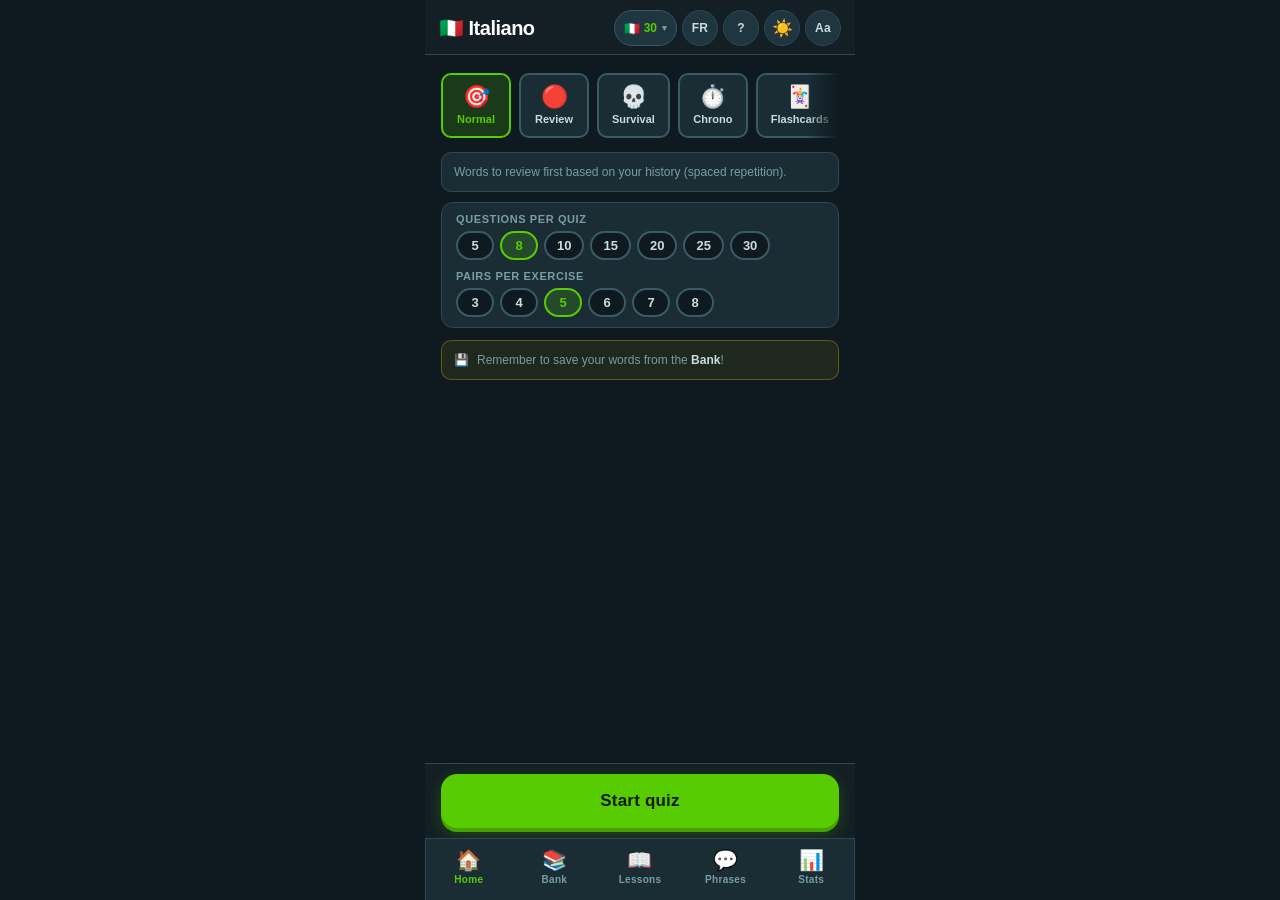
<file: index.html>
<!DOCTYPE html>
<html lang="fr">
<head>
  <meta charset="UTF-8" />
  <meta name="viewport" content="width=device-width, initial-scale=1.0, maximum-scale=1.0, user-scalable=no" />
  <meta name="theme-color" content="#131F24" />
  <meta name="apple-mobile-web-app-capable" content="yes" />
  <meta name="apple-mobile-web-app-status-bar-style" content="black-translucent" />
  <meta name="apple-mobile-web-app-title" content="Langues" />
  <title>Langues — Apprentissage du vocabulaire</title>
  <link rel="manifest" href="manifest.json" />
  <link rel="stylesheet" href="style.css" />
</head>
<body>

  <!-- TTS Warning Banner -->
  <div id="tts-warning" class="tts-warning hidden" data-i18n="tts_warning">
    ⚠️ La synthèse vocale n'est pas disponible sur ce navigateur. Les exercices audio seront remplacés.
  </div>

  <!-- ===== SCREEN: HOME ===== -->
  <div id="screen-home" class="screen active" data-screen="home">
    <header class="app-header app-header-home">
      <div class="app-header-main">
        <h1 class="app-title" id="app-title">🇮🇹 Italiano</h1>
      </div>
      <div class="app-header-prefs">
        <button id="btn-lang-chip" class="lang-chip" title="Changer de langue">
          <span id="lang-chip-flag">🇮🇹</span>
          <span id="lang-chip-count" class="lang-chip-count">0</span>
          <span class="lang-chip-arrow">▾</span>
        </button>
        <button id="btn-ui-lang" class="pref-toggle pref-toggle-text" title="Switch language / Changer de langue">EN</button>
        <button id="btn-help" class="pref-toggle pref-toggle-text" title="Aide">?</button>
        <button id="btn-theme" class="pref-toggle" title="Thème clair / sombre">☀️</button>
        <button id="btn-font-size" class="pref-toggle pref-toggle-text" title="Texte plus grand">Aa</button>
      </div>
    </header>

    <main class="screen-content home-content">
      <div class="mode-carousel-wrap">
        <div id="mode-selector" class="mode-selector"></div>
      </div>
      <div id="mode-desc" class="mode-desc"></div>
      <div id="quiz-settings" class="quiz-settings"></div>
      <div id="home-backup-bar" class="home-backup-bar hidden">
        <span>💾</span>
        <span data-i18n-html="backup_bar">Pensez à sauvegarder vos mots depuis la <strong>Banque</strong> !</span>
      </div>
    </main>

    <div class="home-start-bar">
      <button id="btn-start-quiz" class="btn btn-primary btn-large" disabled data-i18n="start_quiz">
        Commencer le quiz
      </button>
      <p id="quiz-hint" class="hint-text hidden"></p>
    </div>
  </div>

  <!-- ===== SCREEN: BANK ===== -->
  <div id="screen-bank" class="screen" data-screen="bank">
    <header class="app-header">
      <h1 class="screen-title" data-i18n="bank_title">Ma banque de mots</h1>
      <div class="header-actions">
        <button id="btn-share" class="btn-hdr-icon" title="Partager">🔗</button>
        <button id="btn-export" class="btn-hdr-icon" title="Exporter">⬇️</button>
        <button id="btn-import" class="btn-hdr-icon" title="Importer">⬆️</button>
        <button id="btn-add-word" class="btn btn-primary btn-icon-add" data-i18n="btn_add">+ Ajouter</button>
      </div>
    </header>

    <main class="screen-content">
      <div class="bank-toolbar">
        <div class="search-wrapper">
          <span class="search-icon">🔍</span>
          <input
            type="text"
            id="search-input"
            class="search-input"
            placeholder="Rechercher un mot..."
            data-i18n-placeholder="search_placeholder"
            autocomplete="off"
            autocorrect="off"
            spellcheck="false"
          />
        </div>
      </div>

      <div id="tag-filter-bar" class="tag-filter-bar hidden"></div>

      <ul id="word-list" class="word-list">
        <!-- Words rendered by JS -->
      </ul>

      <div id="word-list-empty" class="empty-state hidden">
        <div class="empty-icon">📭</div>
        <p data-i18n="empty_bank">Aucun mot trouvé</p>
        <p class="text-muted" data-i18n="empty_bank2">Ajoutez votre premier mot ci-dessus !</p>
      </div>

      <input type="file" id="import-file-input" accept=".json" style="display:none" />
    </main>
  </div>

  <!-- ===== SCREEN: STATS ===== -->
  <div id="screen-stats" class="screen" data-screen="stats">
    <header class="app-header">
      <h1 class="screen-title" data-i18n="stats_title">Statistiques</h1>
      <p id="stats-lang-label" class="bank-lang-label"></p>
    </header>
    <main class="screen-content">
      <div id="stats-content"></div>
    </main>
  </div>

  <!-- ===== SCREEN: GRAMMAR ===== -->
  <div id="screen-grammar" class="screen" data-screen="grammar">
    <header class="app-header">
      <h1 class="screen-title" data-i18n="grammar_title">Fiches de cours</h1>
      <div class="header-actions">
        <button id="btn-grammar-share" class="btn-hdr-icon" title="Partager">🔗</button>
        <button id="btn-grammar-export" class="btn-hdr-icon" title="Exporter">⬇️</button>
        <button id="btn-grammar-import" class="btn-hdr-icon" title="Importer">⬆️</button>
        <button id="btn-add-grammar" class="btn btn-primary btn-icon-add" data-i18n="btn_add">+ Ajouter</button>
      </div>
    </header>
    <main class="screen-content">
      <div id="grammar-list"></div>
      <div id="grammar-empty" class="empty-state hidden">
        <div class="empty-icon">📖</div>
        <p data-i18n="grammar_no_cards">Aucune fiche de cours</p>
        <p class="text-muted" data-i18n="grammar_no_cards2">Créez votre première fiche ci-dessus !</p>
      </div>
    </main>
    <div id="grammar-review-all-bar" class="grammar-review-bar hidden">
      <div id="grammar-dir-bar" class="review-dir-inline"></div>
      <div class="bar-sep"></div>
      <button id="btn-grammar-review-all" class="btn btn-secondary grammar-bar-btn">📖 Réviser</button>
      <button id="btn-grammar-review-weak" class="btn btn-danger grammar-bar-btn-weak hidden">⚡ 0</button>
    </div>
    <input type="file" id="grammar-import-file-input" accept=".json" style="display:none" />
  </div>

  <!-- ===== SCREEN: PHRASES ===== -->
  <div id="screen-phrases" class="screen" data-screen="phrases">
    <header class="app-header">
      <h1 class="screen-title" data-i18n="phrases_title">Phrases & expressions</h1>
      <div class="header-actions">
        <button id="btn-phrases-share" class="btn-hdr-icon" title="Partager">🔗</button>
        <button id="btn-phrases-export" class="btn-hdr-icon" title="Exporter">⬇️</button>
        <button id="btn-phrases-import" class="btn-hdr-icon" title="Importer">⬆️</button>
        <button id="btn-add-phrase" class="btn btn-primary btn-icon-add" data-i18n="btn_add">+ Ajouter</button>
      </div>
    </header>
    <main class="screen-content">
      <div id="phrases-list"></div>
      <div id="phrases-empty" class="empty-state hidden">
        <div class="empty-icon">💬</div>
        <p data-i18n="phrases_no_phrases">Aucune phrase</p>
        <p class="text-muted" data-i18n="phrases_no_phrases2">Ajoutez votre première phrase ci-dessus !</p>
      </div>
    </main>
    <div id="phrases-review-bar" class="grammar-review-bar hidden">
      <div id="phrases-dir-bar" class="review-dir-inline"></div>
      <div class="bar-sep"></div>
      <button id="btn-phrases-review-all" class="btn btn-secondary grammar-bar-btn">📖 Réviser</button>
      <button id="btn-phrases-review-weak" class="btn btn-danger grammar-bar-btn-weak hidden">⚡ 0</button>
    </div>
    <input type="file" id="phrases-import-file-input" accept=".json" style="display:none" />
  </div>

  <!-- ===== SCREEN: QUIZ ===== -->
  <div id="screen-quiz" class="screen" data-screen="quiz">
    <header class="quiz-header">
      <button id="btn-quit-quiz" class="btn-quit" title="Quitter le quiz">✕</button>
      <div id="quiz-progress-container" class="quiz-progress-container">
        <div id="quiz-progress-bar" class="quiz-progress-bar"></div>
      </div>
      <span id="quiz-counter" class="quiz-counter">Q 1 / 8</span>
    </header>

    <div id="quiz-timer-container" class="quiz-timer-container hidden">
      <div id="quiz-timer-bar" class="quiz-timer-bar"></div>
    </div>
    <main class="screen-content quiz-main">
      <div id="quiz-content" class="quiz-content">
        <!-- Dynamic quiz content rendered by JS -->
      </div>
    </main>
  </div>

  <!-- ===== BOTTOM NAVIGATION ===== -->
  <nav class="bottom-nav" id="bottom-nav">
    <button class="nav-tab active" data-target="home">
      <span class="nav-icon">🏠</span>
      <span class="nav-label" data-i18n="nav_home">Accueil</span>
    </button>
    <button class="nav-tab" data-target="bank">
      <span class="nav-icon">📚</span>
      <span class="nav-label" data-i18n="nav_bank">Banque</span>
    </button>
    <button class="nav-tab" data-target="grammar">
      <span class="nav-icon">📖</span>
      <span class="nav-label" data-i18n="nav_grammar">Cours</span>
    </button>
    <button class="nav-tab" data-target="phrases">
      <span class="nav-icon">💬</span>
      <span class="nav-label" data-i18n="nav_phrases">Phrases</span>
    </button>
    <button class="nav-tab" data-target="stats">
      <span class="nav-icon">📊</span>
      <span class="nav-label" data-i18n="nav_stats">Stats</span>
    </button>
  </nav>

  <!-- ===== MODAL: ADD / EDIT WORD ===== -->
  <div id="modal-add-word" class="modal-overlay hidden" role="dialog" aria-modal="true">
    <div class="modal-card">
      <div class="modal-header">
        <h2 id="modal-word-title" class="modal-title">Ajouter un mot</h2>
        <button class="modal-close" data-close="modal-add-word">✕</button>
      </div>
      <form id="form-add-word" class="modal-form" novalidate>
        <input type="hidden" id="edit-word-id" value="" />
        <div class="form-group">
          <label for="input-native" id="label-native" class="form-label">🇫🇷 Français</label>
          <input
            type="text"
            id="input-native"
            class="form-input"
            placeholder="ex: le chat"
            autocomplete="off"
            required
          />
        </div>
        <div class="form-group">
          <label for="input-target" id="label-target" class="form-label">🇮🇹 Italien</label>
          <input
            type="text"
            id="input-target"
            class="form-input"
            placeholder="ex: il gatto"
            autocomplete="off"
            required
          />
        </div>
        <div class="form-group">
          <label for="input-tags" class="form-label">
            <span data-i18n="label_tags">🏷️ Tags</span>
            <span class="form-label-hint" data-i18n="label_tags_hint">(optionnel, ex: chapitre1, couleurs)</span>
          </label>
          <input
            type="text"
            id="input-tags"
            class="form-input"
            placeholder="ex: #chapitre1, #couleurs"
            data-i18n-placeholder="placeholder_tags"
            autocomplete="off"
            autocorrect="off"
            spellcheck="false"
          />
        </div>
        <div id="form-error" class="form-error hidden"></div>
        <button type="submit" class="btn btn-primary btn-full" data-i18n="btn_save">
          💾 Sauvegarder
        </button>
      </form>
    </div>
  </div>

  <!-- ===== MODAL: IMPORT ===== -->
  <div id="modal-import" class="modal-overlay hidden" role="dialog" aria-modal="true">
    <div class="modal-card">
      <div class="modal-header">
        <h2 class="modal-title" id="import-modal-title">Importer des mots</h2>
        <button class="modal-close" data-close="modal-import">✕</button>
      </div>
      <div class="modal-body">
        <p class="import-filename" id="import-filename">📄 fichier.json</p>
        <p class="import-count" id="import-count"></p>
        <p class="modal-text" id="import-modal-text">Comment souhaitez-vous importer ces mots ?</p>
        <div class="import-options">
          <button id="btn-merge" class="btn btn-secondary btn-full">
            🔀 Fusionner
            <span class="btn-sub" id="import-merge-desc">Ajoute les nouveaux mots sans supprimer les existants</span>
          </button>
          <button id="btn-replace" class="btn btn-danger btn-full">
            🔄 Remplacer
            <span class="btn-sub" id="import-replace-desc">Supprime tous les mots existants et importe ceux-ci</span>
          </button>
        </div>
      </div>
    </div>
  </div>

  <!-- ===== MODAL: SCORE ===== -->
  <div id="modal-score" class="modal-overlay hidden" role="dialog" aria-modal="true">
    <div class="modal-card score-card">
      <div class="score-emoji" id="score-emoji">🏆</div>
      <h2 class="score-title" id="score-title" data-i18n="quiz_done">Quiz terminé !</h2>
      <div class="score-display">
        <span id="score-value" class="score-number">8</span>
        <span class="score-total" id="score-total">/ 8</span>
      </div>
      <p id="score-message" class="score-message">Excellent !</p>
      <div id="score-backup-reminder" class="score-backup-reminder hidden"></div>
      <div class="score-actions">
        <button id="btn-retry-errors" class="btn btn-retry btn-full hidden">
          ⚡ Réviser les ratés
        </button>
        <button id="btn-replay" class="btn btn-primary btn-full" data-i18n="score_replay">
          🔁 Rejouer
        </button>
        <button id="btn-go-home" class="btn btn-secondary btn-full" data-i18n="score_home">
          🏠 Accueil
        </button>
      </div>
    </div>
  </div>

  <!-- ===== MODAL: LANGUE ===== -->
  <div id="modal-lang" class="modal-overlay hidden" role="dialog" aria-modal="true">
    <div class="modal-card">
      <div class="modal-header">
        <h2 class="modal-title" data-i18n="modal_choose_lang">Choisir une langue</h2>
        <button class="modal-close" data-close="modal-lang">✕</button>
      </div>
      <div id="lang-modal-grid" class="lang-modal-grid"></div>
    </div>
  </div>

  <!-- ===== MODAL: AIDE ===== -->
  <div id="modal-help" class="modal-overlay hidden" role="dialog" aria-modal="true">
    <div class="modal-card">
      <div class="modal-header">
        <h2 class="modal-title" data-i18n="modal_help">Comment ça marche</h2>
        <button class="modal-close" data-close="modal-help">✕</button>
      </div>
      <div class="modal-body">
        <ul class="tip-list">
          <li><span>📝</span><span data-i18n-html="help_tip1">Ajoutez des paires de mots dans la <strong>Banque</strong></span></li>
          <li><span>🎯</span><span data-i18n="help_tip2">Choisissez un mode de jeu et lancez un quiz</span></li>
          <li><span>🔊</span><span data-i18n="help_tip3">Exercices variés : écoute, association, traduction, anagramme…</span></li>
          <li><span>📈</span><span data-i18n-html="help_tip4">Consultez vos <strong>Stats</strong> pour suivre votre progression</span></li>
          <li><span>💾</span><span data-i18n="help_tip5">Exportez régulièrement depuis la Banque pour ne pas perdre vos mots</span></li>
        </ul>
      </div>
    </div>
  </div>

  <!-- ===== MODAL: LÉGENDE COULEURS ===== -->
  <div id="modal-bank-legend" class="modal-overlay hidden" role="dialog" aria-modal="true">
    <div class="modal-card">
      <div class="modal-header">
        <h2 class="modal-title" data-i18n="modal_legend">Code couleur des mots</h2>
        <button class="modal-close" data-close="modal-bank-legend">✕</button>
      </div>
      <div class="modal-body">
        <ul class="tip-list">
          <li><span class="word-mastery word-mastery-mastered"></span><span data-i18n="legend_mastered">Maîtrisé — vu ≥ 3 fois, moins de 25 % d'erreurs</span></li>
          <li><span class="word-mastery word-mastery-learning"></span><span data-i18n="legend_learning">En apprentissage — vu au moins une fois</span></li>
          <li><span class="word-mastery word-mastery-review"></span><span data-i18n="legend_review">À revoir — plus de 50 % d'erreurs</span></li>
          <li><span class="word-mastery word-mastery-never"></span><span data-i18n="legend_never">Jamais pratiqué — pas encore vu en quiz</span></li>
        </ul>
      </div>
    </div>
  </div>

  <!-- ===== MODAL: ADD / EDIT PHRASE ===== -->
  <div id="modal-add-phrase" class="modal-overlay hidden" role="dialog" aria-modal="true">
    <div class="modal-card">
      <div class="modal-header">
        <h2 id="modal-phrase-title" class="modal-title">Ajouter une phrase</h2>
        <button class="modal-close" data-close="modal-add-phrase">✕</button>
      </div>
      <form id="form-add-phrase" class="modal-form" novalidate>
        <input type="hidden" id="edit-phrase-id" value="" />
        <div class="form-group">
          <label for="input-phrase-native" class="form-label" data-i18n="label_phrase_native">🇫🇷 Phrase en français</label>
          <textarea id="input-phrase-native" class="form-input form-textarea"
                    placeholder="ex: Comment allez-vous ?" data-i18n-placeholder="placeholder_phrase_native"
                    rows="3" autocorrect="off" spellcheck="false"></textarea>
        </div>
        <div class="form-group">
          <label for="input-phrase-target" id="label-phrase-target" class="form-label">🇮🇹 Traduction</label>
          <textarea id="input-phrase-target" class="form-input form-textarea"
                    placeholder="ex: Come state?" data-i18n-placeholder="placeholder_phrase_target"
                    rows="3" autocorrect="off" spellcheck="false"></textarea>
        </div>
        <div class="form-group">
          <label for="input-phrase-topic" class="form-label">
            <span data-i18n="label_phrase_topic">📌 Thème</span>
            <span class="form-label-hint" data-i18n="label_phrase_topic_hint">(optionnel)</span>
          </label>
          <input type="text" id="input-phrase-topic" class="form-input"
                 placeholder="ex: Salutations" data-i18n-placeholder="placeholder_phrase_topic"
                 autocomplete="off" autocorrect="off" spellcheck="false" />
        </div>
        <div id="form-phrase-error" class="form-error hidden"></div>
        <button type="submit" class="btn btn-primary btn-full" data-i18n="btn_save">💾 Sauvegarder</button>
      </form>
    </div>
  </div>

  <!-- ===== MODAL: ADD / EDIT GRAMMAR CARD ===== -->
  <div id="modal-add-grammar" class="modal-overlay hidden" role="dialog" aria-modal="true">
    <div class="modal-card">
      <div class="modal-header">
        <h2 id="modal-grammar-title" class="modal-title">Ajouter une fiche</h2>
        <button class="modal-close" data-close="modal-add-grammar">✕</button>
      </div>
      <form id="form-add-grammar" class="modal-form" novalidate>
        <input type="hidden" id="edit-grammar-id" value="" />
        <div class="form-group">
          <label for="input-grammar-lesson" class="form-label" data-i18n="label_lesson">Leçon</label>
          <input type="text" id="input-grammar-lesson" class="form-input"
                 placeholder="ex: Articles définis" data-i18n-placeholder="placeholder_lesson"
                 list="grammar-lessons-list" autocomplete="off" autocorrect="off" spellcheck="false" />
          <datalist id="grammar-lessons-list"></datalist>
        </div>
        <div class="form-group">
          <label for="input-grammar-question" class="form-label" data-i18n="label_question">Question / Titre</label>
          <input type="text" id="input-grammar-question" class="form-input"
                 placeholder="ex: Masculin singulier" data-i18n-placeholder="placeholder_question"
                 autocomplete="off" autocorrect="off" spellcheck="false" />
        </div>
        <div class="form-group">
          <label for="input-grammar-answer" class="form-label" data-i18n="label_answer">Réponse</label>
          <textarea id="input-grammar-answer" class="form-input form-textarea"
                    placeholder="ex: il (il libro)&#10;lo (lo zaino)&#10;l' (l'uomo)"
                    rows="5" autocorrect="off" spellcheck="false"></textarea>
        </div>
        <div id="form-grammar-error" class="form-error hidden"></div>
        <button type="submit" class="btn btn-primary btn-full" data-i18n="btn_save">💾 Sauvegarder</button>
      </form>
    </div>
  </div>

  <!-- ===== MODAL: LESSON PICKER ===== -->
  <div id="modal-lesson-picker" class="modal-overlay hidden" role="dialog" aria-modal="true">
    <div class="modal-card">
      <div class="modal-header">
        <h2 class="modal-title" data-i18n="modal_lessons">Choisir les leçons</h2>
        <button class="modal-close" data-close="modal-lesson-picker">✕</button>
      </div>
      <div id="lesson-picker-list" class="lesson-picker-list"></div>
    </div>
  </div>

  <!-- ===== MODAL: TOPIC PICKER ===== -->
  <div id="modal-topic-picker" class="modal-overlay hidden" role="dialog" aria-modal="true">
    <div class="modal-card">
      <div class="modal-header">
        <h2 class="modal-title" data-i18n="modal_topics">Choisir les thèmes</h2>
        <button class="modal-close" data-close="modal-topic-picker">✕</button>
      </div>
      <div id="topic-picker-list" class="lesson-picker-list"></div>
    </div>
  </div>

  <script src="app.js"></script>
</body>
</html>
</file>
<file: style.css>
/* ============================================================
   CSS VARIABLES & RESET
   ============================================================ */
:root {
  --bg:           #0e1a1f;
  --bg2:          #131f24;
  --card:         #1a2d35;
  --card2:        #1f3540;
  --border:       #2d4a54;
  --border2:      #3a5a66;
  --accent:       #58cc02;
  --accent-dark:  #46a302;
  --accent-glow:  rgba(88,204,2,0.18);
  --red:          #ff4b4b;
  --red-dark:     #cc3b3b;
  --red-glow:     rgba(255,75,75,0.18);
  --yellow:       #ffd900;
  --yellow-glow:  rgba(255,217,0,0.18);
  --blue:         #1cb0f6;
  --blue-glow:    rgba(28,176,246,0.18);
  --text:         #ffffff;
  --text2:        #c8dde2;
  --text-muted:   #7a9ca4;
  --nav-h:        62px;
  --radius:       14px;
  --radius-sm:    10px;
  --radius-xs:    7px;
  --ease:         cubic-bezier(0.4,0,0.2,1);
}

*, *::before, *::after {
  box-sizing: border-box;
  margin: 0; padding: 0;
  -webkit-tap-highlight-color: transparent;
}

html, body {
  height: 100%;
  overflow: hidden;
  -webkit-font-smoothing: antialiased;
}

body {
  font-family: -apple-system, BlinkMacSystemFont, 'Segoe UI', Roboto, 'Helvetica Neue', Arial, sans-serif;
  background: var(--bg);
  color: var(--text);
  display: flex;
  flex-direction: column;
  align-items: center;
}

/* ============================================================
   SCREENS
   ============================================================ */
.screen {
  display: none;
  flex-direction: column;
  width: 100%;
  max-width: 430px;
  height: 100vh;
  height: 100dvh;
  overflow: hidden;
  position: fixed;
  top: 0;
  left: 50%;
  transform: translateX(-50%);
}
.screen.active { display: flex; }

.screen-content {
  flex: 1;
  overflow-y: auto;
  overflow-x: hidden;
  padding: 16px 16px calc(var(--nav-h) + 20px);
  -webkit-overflow-scrolling: touch;
  scrollbar-width: none;
  min-width: 0;
}
.screen-content::-webkit-scrollbar { display: none; }

.quiz-main { padding-bottom: 16px; }

/* ============================================================
   TTS WARNING
   ============================================================ */
.tts-warning {
  position: fixed;
  top: 0; left: 50%;
  transform: translateX(-50%);
  width: 100%; max-width: 430px;
  background: #5a3800;
  border-bottom: 1px solid #7a5200;
  color: var(--yellow);
  font-size: 13px;
  padding: 10px 16px;
  text-align: center;
  z-index: 9999;
  line-height: 1.4;
}

/* ============================================================
   HEADER
   ============================================================ */
.app-header {
  padding: 18px 20px 14px;
  background: var(--bg2);
  border-bottom: 1px solid var(--border);
  flex-shrink: 0;
}

.app-title {
  font-size: 24px;
  font-weight: 800;
  letter-spacing: -0.5px;
}

.app-subtitle {
  font-size: 13px;
  color: var(--text-muted);
  margin-top: 2px;
}

.screen-title {
  font-size: 20px;
  font-weight: 700;
  color: var(--text);
}

/* ============================================================
   QUIZ HEADER
   ============================================================ */
.quiz-header {
  display: flex;
  align-items: center;
  gap: 12px;
  padding: 12px 16px;
  background: var(--bg2);
  border-bottom: 1px solid var(--border);
  flex-shrink: 0;
}

.btn-quit {
  background: var(--card);
  border: 1.5px solid var(--border);
  color: var(--text-muted);
  font-size: 14px;
  width: 34px; height: 34px;
  border-radius: 50%;
  cursor: pointer;
  display: flex; align-items: center; justify-content: center;
  flex-shrink: 0;
  font-weight: 700;
  transition: all 0.15s;
}
.btn-quit:active { background: var(--red); color: #fff; border-color: var(--red); }

.quiz-progress-container {
  flex: 1;
  height: 10px;
  background: var(--border);
  border-radius: 5px;
  overflow: hidden;
}

.quiz-progress-bar {
  height: 100%;
  width: 0%;
  background: linear-gradient(90deg, var(--accent-dark), var(--accent));
  border-radius: 5px;
  transition: width 0.45s var(--ease);
}

.quiz-counter {
  font-size: 12px;
  font-weight: 700;
  color: var(--text-muted);
  flex-shrink: 0;
  min-width: 52px;
  text-align: right;
  letter-spacing: 0.3px;
}

/* ============================================================
   BOTTOM NAV
   ============================================================ */
.bottom-nav {
  position: fixed;
  bottom: 0; left: 50%;
  transform: translateX(-50%);
  width: 100%; max-width: 430px;
  height: var(--nav-h);
  background: var(--card);
  border-top: 1.5px solid var(--border);
  display: flex;
  z-index: 100;
  padding-bottom: env(safe-area-inset-bottom, 0px);
}

.nav-tab {
  flex: 1;
  background: none; border: none;
  cursor: pointer;
  display: flex; flex-direction: column;
  align-items: center; justify-content: center;
  gap: 4px;
  color: var(--text-muted);
  transition: color 0.15s;
  padding: 6px 0 10px;
}
.nav-tab.active { color: var(--accent); }

.nav-icon { font-size: 20px; line-height: 1; }
.nav-label { font-size: 10px; font-weight: 700; letter-spacing: 0.3px; }

.nav-icon { position: relative; display: inline-block; }
.backup-badge {
  position: absolute;
  top: -2px; right: -6px;
  width: 9px; height: 9px;
  background: var(--red);
  border-radius: 50%;
  border: 1.5px solid var(--card);
}

.score-backup-reminder {
  background: rgba(255, 217, 0, 0.1);
  border: 1.5px solid var(--yellow);
  border-radius: var(--radius-sm);
  color: var(--yellow);
  font-size: 13px;
  padding: 10px 14px;
  text-align: center;
  line-height: 1.5;
  margin-bottom: 10px;
}

/* ============================================================
   CARDS
   ============================================================ */
.card {
  background: var(--card);
  border: 1.5px solid var(--border);
  border-radius: var(--radius);
  padding: 16px;
  margin-bottom: 14px;
}

/* ============================================================
   LANGUAGE SELECTOR
   ============================================================ */
.lang-selector {
  display: flex;
  gap: 6px;
  justify-content: center;
  flex-wrap: wrap;
  margin-bottom: 4px;
}

.lang-pill {
  display: flex;
  align-items: center;
  gap: 4px;
  padding: 7px 12px;
  border-radius: 20px;
  border: 2px solid var(--border2);
  background: var(--card);
  color: var(--text2);
  font-size: 12px;
  font-weight: 600;
  cursor: pointer;
  transition: border-color 0.15s, background 0.15s, color 0.15s;
  -webkit-user-select: none;
  user-select: none;
  flex-shrink: 0;
}

.lang-pill:active { transform: scale(0.96); }

.lang-pill.active {
  border-color: var(--accent);
  background: var(--accent-glow);
  color: var(--accent);
}

.quiz-settings {
  background: var(--card);
  border: 1px solid var(--border);
  border-radius: 12px;
  padding: 10px 14px;
  margin-bottom: 12px;
  display: flex;
  flex-direction: column;
  gap: 10px;
}

.settings-row {
  display: flex;
  flex-direction: column;
  align-items: flex-start;
  gap: 6px;
}

.settings-label {
  font-size: 11px;
  color: var(--text-muted);
  font-weight: 700;
  text-transform: uppercase;
  letter-spacing: 0.6px;
}

.settings-pills {
  display: flex;
  flex-wrap: wrap;
  gap: 6px;
}

.settings-pill {
  padding: 5px 11px;
  border-radius: 16px;
  border: 2px solid var(--border2);
  background: var(--bg);
  color: var(--text2);
  font-size: 13px;
  font-weight: 700;
  cursor: pointer;
  transition: border-color 0.15s, background 0.15s, color 0.15s;
  -webkit-user-select: none;
  user-select: none;
  flex-shrink: 0;
  min-width: 38px;
  text-align: center;
}

.settings-pill:active:not(:disabled) { transform: scale(0.94); }

.settings-pill:disabled {
  opacity: 0.25;
  cursor: not-allowed;
}

.settings-pill.active {
  border-color: var(--accent);
  background: var(--accent-glow);
  color: var(--accent);
}

.bank-lang-label {
  font-size: 12px;
  color: var(--text-muted);
  margin: 2px 0 0;
  text-align: center;
}

/* ============================================================
   HOME SCREEN
   ============================================================ */
.home-hero {
  background: linear-gradient(135deg, var(--card2) 0%, var(--card) 100%);
  border: 1.5px solid var(--border2);
  border-radius: var(--radius);
  padding: 16px;
  margin-bottom: 14px;
  display: flex;
  align-items: center;
  gap: 14px;
  overflow: hidden;
}

.hero-icon {
  width: 52px; height: 52px;
  background: var(--accent-glow);
  border: 2px solid var(--accent);
  border-radius: 14px;
  display: flex; align-items: center; justify-content: center;
  font-size: 24px;
  flex-shrink: 0;
}

.hero-text {
  flex: 1;
  min-width: 0;
  overflow: hidden;
}

.hero-count {
  font-size: 34px;
  font-weight: 900;
  color: var(--accent);
  line-height: 1;
  letter-spacing: -1px;
}

.hero-label {
  font-size: 13px;
  color: var(--text2);
  margin-top: 3px;
  overflow-wrap: break-word;
}

.quiz-start-area {
  margin-bottom: 14px;
}

.hint-text {
  font-size: 13px;
  color: var(--text-muted);
  margin-top: 10px;
  text-align: center;
  line-height: 1.5;
}
.hint-text strong { color: var(--text2); }

.home-tips {
  background: var(--card);
  border: 1.5px solid var(--border);
  border-radius: var(--radius);
  padding: 14px;
  overflow: hidden;
}

.home-tips h3 {
  font-size: 11px;
  font-weight: 700;
  color: var(--text-muted);
  text-transform: uppercase;
  letter-spacing: 1px;
  margin-bottom: 12px;
}

.tip-list {
  list-style: none;
  display: flex; flex-direction: column;
  gap: 9px;
}

.tip-list li {
  font-size: 13px;
  color: var(--text2);
  display: flex; align-items: flex-start; gap: 8px;
  line-height: 1.4;
  overflow-wrap: break-word;
  word-break: break-word;
  min-width: 0;
}

.tip-list li span:last-child {
  flex: 1;
  min-width: 0;
}

.home-backup-notice {
  display: flex;
  align-items: flex-start;
  gap: 10px;
  background: rgba(255, 217, 0, 0.07);
  border: 1px solid rgba(255, 217, 0, 0.3);
  border-radius: var(--radius-sm);
  padding: 12px 14px;
  margin-top: 10px;
  font-size: 13px;
  color: var(--text-muted);
  line-height: 1.5;
  overflow: hidden;
  min-width: 0;
}
.home-backup-notice strong { color: var(--text2); }
.home-backup-icon { font-size: 16px; flex-shrink: 0; margin-top: 1px; }
.home-backup-notice span:last-child {
  flex: 1;
  min-width: 0;
  overflow-wrap: break-word;
  word-break: break-word;
}

/* ============================================================
   BUTTONS
   ============================================================ */
.btn {
  display: inline-flex; align-items: center; justify-content: center;
  gap: 7px;
  padding: 14px 20px;
  border-radius: var(--radius);
  border: none;
  font-size: 15px;
  font-weight: 700;
  cursor: pointer;
  transition: transform 0.1s, opacity 0.15s, box-shadow 0.15s;
  text-align: center;
  white-space: normal;
  word-break: break-word;
  -webkit-user-select: none; user-select: none;
  letter-spacing: 0.2px;
}
.btn:active:not(:disabled) { transform: scale(0.96); }
.btn:disabled { opacity: 0.38; cursor: not-allowed; }

.btn-primary {
  background: var(--accent);
  color: #0a1a00;
  box-shadow: 0 4px 0 var(--accent-dark), 0 6px 16px rgba(88,204,2,0.25);
}
.btn-primary:active:not(:disabled) {
  box-shadow: 0 2px 0 var(--accent-dark);
  transform: translateY(2px);
}
.btn-primary:disabled { box-shadow: none; }

.btn-secondary {
  background: var(--card2);
  color: var(--text2);
  border: 1.5px solid var(--border2);
  box-shadow: 0 3px 0 var(--border);
}
.btn-secondary:active:not(:disabled) {
  box-shadow: 0 1px 0 var(--border);
  transform: translateY(2px);
}

.btn-danger {
  background: var(--red);
  color: #fff;
  box-shadow: 0 4px 0 var(--red-dark);
}
.btn-danger:active:not(:disabled) {
  box-shadow: 0 2px 0 var(--red-dark);
  transform: translateY(2px);
}

.btn-retry {
  background: rgba(255,153,0,0.12);
  color: #ff9900;
  border: 1.5px solid #ff9900;
  box-shadow: 0 3px 0 rgba(180,100,0,0.35);
}
.btn-retry:active:not(:disabled) {
  background: rgba(255,153,0,0.25);
  box-shadow: 0 1px 0 rgba(180,100,0,0.35);
  transform: translateY(2px);
}

.btn-large {
  padding: 17px 28px;
  font-size: 17px;
  width: 100%;
  border-radius: 16px;
}

.btn-full { width: 100%; }

.btn-icon-add {
  padding: 11px 16px;
  font-size: 14px;
  border-radius: var(--radius-sm);
}

.btn-sub {
  display: block;
  font-size: 11px;
  font-weight: 400;
  opacity: 0.75;
  margin-top: 2px;
  white-space: normal;
  text-align: center;
  line-height: 1.3;
}

/* ============================================================
   BANK SCREEN
   ============================================================ */
.bank-toolbar {
  display: flex;
  gap: 10px;
  margin-bottom: 12px;
  align-items: center;
}

.search-wrapper {
  flex: 1;
  position: relative;
  display: flex; align-items: center;
}

.search-icon {
  position: absolute; left: 11px;
  font-size: 15px;
  pointer-events: none;
  opacity: 0.6;
}

.search-input {
  width: 100%;
  background: var(--card);
  border: 1.5px solid var(--border);
  border-radius: var(--radius-sm);
  color: var(--text);
  font-size: 15px;
  padding: 11px 11px 11px 36px;
  outline: none;
  transition: border-color 0.15s;
  -webkit-appearance: none;
}
.search-input:focus { border-color: var(--accent); }
.search-input::placeholder { color: var(--text-muted); }

/* ============================================================
   WORD LIST
   ============================================================ */
.word-list {
  list-style: none;
  display: flex; flex-direction: column;
  gap: 8px;
  margin-bottom: 16px;
}

.word-item {
  background: var(--card);
  border: 1.5px solid var(--border);
  border-radius: var(--radius-sm);
  padding: 12px 14px;
  display: flex; align-items: center; gap: 12px;
  animation: fadeSlideIn 0.2s var(--ease);
}

@keyframes fadeSlideIn {
  from { opacity: 0; transform: translateY(-5px); }
  to   { opacity: 1; transform: translateY(0); }
}

.word-flag {
  font-size: 18px;
  flex-shrink: 0;
  line-height: 1;
}

.word-texts { flex: 1; min-width: 0; }

.word-fr {
  font-size: 15px;
  font-weight: 600;
  color: var(--text);
  white-space: nowrap; overflow: hidden; text-overflow: ellipsis;
}

.word-it {
  font-size: 13px;
  color: var(--text-muted);
  margin-top: 2px;
  white-space: nowrap; overflow: hidden; text-overflow: ellipsis;
  font-style: italic;
}

.word-mastery {
  width: 9px;
  height: 9px;
  border-radius: 50%;
  flex-shrink: 0;
  align-self: center;
  display: inline-block;
  vertical-align: middle;
}
.word-mastery-mastered { background: var(--accent); }
.word-mastery-learning { background: var(--yellow); }
.word-mastery-review   { background: var(--red); }
.word-mastery-never    { background: var(--border2); }

.word-actions {
  display: flex; gap: 6px; flex-shrink: 0;
}

.btn-icon-sm {
  background: none;
  border: 1.5px solid var(--border);
  color: var(--text-muted);
  width: 34px; height: 34px;
  border-radius: var(--radius-xs);
  cursor: pointer;
  display: flex; align-items: center; justify-content: center;
  font-size: 15px;
  transition: background 0.15s, color 0.15s, border-color 0.15s;
}
.btn-icon-sm:active { background: var(--border2); }
.btn-icon-sm.delete:active { background: var(--red); color: #fff; border-color: var(--red); }

.empty-state {
  text-align: center;
  padding: 40px 20px;
  color: var(--text-muted);
}
.empty-icon { font-size: 48px; margin-bottom: 12px; }
.empty-state p { font-size: 15px; margin-bottom: 6px; }
.text-muted { color: var(--text-muted); font-size: 13px; }


/* ============================================================
   MODALS
   ============================================================ */
.modal-overlay {
  position: fixed; inset: 0;
  background: rgba(0,0,0,0.72);
  display: flex;
  align-items: flex-end;
  justify-content: center;
  z-index: 500;
  backdrop-filter: blur(6px);
  -webkit-backdrop-filter: blur(6px);
  animation: overlayIn 0.2s ease;
}
@keyframes overlayIn { from { opacity: 0; } to { opacity: 1; } }
.modal-overlay.hidden { display: none; }

.modal-card {
  background: var(--card);
  border: 1.5px solid var(--border2);
  border-radius: var(--radius) var(--radius) 0 0;
  width: 100%; max-width: 430px;
  padding: 22px 20px calc(24px + env(safe-area-inset-bottom, 0px));
  animation: slideUp 0.28s cubic-bezier(0.32, 0.72, 0, 1);
  max-height: 92vh; overflow-y: auto;
}
@keyframes slideUp {
  from { transform: translateY(100%); }
  to   { transform: translateY(0); }
}

.modal-header {
  display: flex; align-items: center;
  justify-content: space-between;
  margin-bottom: 22px;
}

.modal-title { font-size: 18px; font-weight: 800; }

.modal-close {
  background: var(--card2); border: 1.5px solid var(--border2);
  color: var(--text-muted); font-size: 14px; font-weight: 700;
  width: 32px; height: 32px;
  border-radius: 50%;
  cursor: pointer;
  display: flex; align-items: center; justify-content: center;
  transition: background 0.15s;
}
.modal-close:active { background: var(--border2); }

.modal-body { display: flex; flex-direction: column; gap: 14px; }
.modal-text { font-size: 14px; color: var(--text-muted); text-align: center; }

.import-filename { font-size: 15px; font-weight: 600; text-align: center; word-break: break-all; }
.import-count    { font-size: 13px; color: var(--text-muted); text-align: center; }
.import-options  { display: flex; flex-direction: column; gap: 10px; }

/* ============================================================
   FORMS
   ============================================================ */
.modal-form { display: flex; flex-direction: column; gap: 18px; }

.form-group { display: flex; flex-direction: column; gap: 6px; }

.form-label {
  font-size: 12px; font-weight: 700;
  color: var(--text-muted);
  text-transform: uppercase; letter-spacing: 0.8px;
}

.form-input {
  background: var(--bg2);
  border: 1.5px solid var(--border);
  border-radius: var(--radius-sm);
  color: var(--text); font-size: 16px;
  padding: 13px 14px;
  outline: none;
  transition: border-color 0.15s;
  -webkit-appearance: none; width: 100%;
}
.form-input:focus { border-color: var(--accent); }
.form-input::placeholder { color: var(--text-muted); }

.form-error {
  background: var(--red-glow);
  border: 1.5px solid var(--red);
  border-radius: var(--radius-xs);
  color: var(--red);
  font-size: 13px; font-weight: 600;
  padding: 10px 12px;
}
.form-error.hidden { display: none; }

/* ============================================================
   SCORE MODAL
   ============================================================ */
.score-card {
  text-align: center;
  padding: 28px 24px calc(28px + env(safe-area-inset-bottom, 0px));
}

.score-emoji {
  font-size: 60px; margin-bottom: 6px;
  animation: bounceIn 0.5s cubic-bezier(0.36,0.07,0.19,0.97);
}
@keyframes bounceIn {
  0%   { transform: scale(0.2); opacity: 0; }
  60%  { transform: scale(1.2); }
  100% { transform: scale(1); opacity: 1; }
}

.score-title { font-size: 20px; font-weight: 800; margin-bottom: 18px; }

.score-display {
  display: flex; align-items: baseline;
  justify-content: center; gap: 4px;
  margin-bottom: 6px;
}

.score-number {
  font-size: 72px; font-weight: 900;
  color: var(--accent); line-height: 1;
}

.score-total { font-size: 30px; font-weight: 700; color: var(--text-muted); }

.score-message { font-size: 15px; color: var(--text2); margin-bottom: 26px; line-height: 1.4; }

.score-actions { display: flex; flex-direction: column; gap: 10px; }

/* ============================================================
   QUIZ CONTENT
   ============================================================ */
.quiz-content {
  display: flex; flex-direction: column;
  gap: 14px;
  padding-top: 6px;
}

.quiz-type-label {
  font-size: 11px; font-weight: 700;
  color: var(--text-muted);
  text-transform: uppercase; letter-spacing: 1.2px;
  text-align: center;
}

/* ---- MCQ ---- */
.mcq-question {
  background: var(--card);
  border: 1.5px solid var(--border2);
  border-radius: var(--radius);
  padding: 16px;
  display: flex; flex-direction: column;
  align-items: stretch; gap: 10px;
  width: 100%; overflow: hidden;
  box-sizing: border-box;
}

.mcq-word {
  font-size: clamp(18px, 5vw, 28px);
  font-weight: 800;
  color: var(--text); line-height: 1.2;
  word-break: break-word;
  overflow-wrap: break-word;
  text-align: center;
  width: 100%;
  box-sizing: border-box;
}

.mcq-options {
  display: flex; flex-direction: column;
  gap: 9px;
  width: 100%;
}

.mcq-option {
  background: var(--card);
  border: 2px solid var(--border2);
  border-radius: var(--radius-sm);
  color: var(--text);
  font-size: 14px; font-weight: 600;
  padding: 12px 14px;
  cursor: pointer; text-align: left;
  transition: background 0.12s, border-color 0.12s, transform 0.1s;
  width: 100%;
  display: flex; align-items: center; gap: 10px;
  box-shadow: 0 2px 0 var(--border);
  overflow: hidden;
}
.mcq-option:active:not(:disabled) {
  transform: translateY(1px);
  box-shadow: 0 1px 0 var(--border);
}
.mcq-option:disabled { cursor: default; }

.mcq-option.correct {
  background: var(--accent-glow);
  border-color: var(--accent);
  color: var(--accent);
  box-shadow: 0 2px 0 var(--accent-dark);
}
.mcq-option.incorrect {
  background: var(--red-glow);
  border-color: var(--red);
  color: var(--red);
  box-shadow: 0 2px 0 var(--red-dark);
  animation: shake 0.4s ease;
}

.mcq-option-letter {
  width: 26px; height: 26px;
  border-radius: 50%;
  background: var(--bg2);
  border: 1.5px solid var(--border2);
  display: flex; align-items: center; justify-content: center;
  font-size: 11px; font-weight: 800;
  color: var(--text-muted);
  flex-shrink: 0;
}
.mcq-option.correct  .mcq-option-letter { background: var(--accent); color: #0a1a00; border-color: var(--accent); }
.mcq-option.incorrect .mcq-option-letter { background: var(--red); color: #fff; border-color: var(--red); }

.mcq-option-text {
  flex: 1;
  min-width: 0;
  overflow-wrap: break-word;
  word-break: break-word;
}

/* ---- AUDIO BUTTON ---- */
.audio-btn-wrapper {
  display: flex; justify-content: center;
  padding: 8px 0;
}

.btn-audio {
  width: 78px; height: 78px;
  border-radius: 50%;
  background: var(--blue-glow);
  border: 2.5px solid var(--blue);
  font-size: 30px;
  cursor: pointer;
  display: flex; align-items: center; justify-content: center;
  transition: transform 0.15s, background 0.15s;
  box-shadow: 0 4px 0 rgba(28,176,246,0.3), 0 6px 20px rgba(28,176,246,0.15);
}
.btn-audio:active { transform: scale(0.93); }
.btn-audio.speaking {
  animation: audioPulse 0.9s ease-in-out infinite;
  background: rgba(28,176,246,0.25);
}

@keyframes audioPulse {
  0%, 100% { box-shadow: 0 0 0 0 rgba(28,176,246,0.5), 0 4px 0 rgba(28,176,246,0.3); }
  50%       { box-shadow: 0 0 0 16px rgba(28,176,246,0), 0 4px 0 rgba(28,176,246,0.3); }
}

/* ---- MATCH GAME ---- */
.match-instruction {
  font-size: 13px; color: var(--text-muted);
  text-align: center; line-height: 1.5;
}

.match-grid {
  display: grid;
  grid-template-columns: 1fr 1fr;
  gap: 7px;
  align-items: stretch;
  width: 100%;
  overflow-y: auto;
}

.match-card {
  background: var(--card);
  border: 2px solid var(--border2);
  border-radius: var(--radius-sm);
  padding: 9px 6px;
  text-align: center; cursor: pointer;
  font-size: 12px; font-weight: 600;
  line-height: 1.3; word-break: break-word;
  min-height: 44px;
  display: flex; align-items: center; justify-content: center;
  transition: background 0.12s, border-color 0.12s, transform 0.1s;
  -webkit-user-select: none; user-select: none;
  box-shadow: 0 2px 0 var(--border);
  color: var(--text2);
}
.match-card:active:not(.matched):not(.disabled) {
  transform: scale(0.96);
}

.match-card.selected {
  border-color: var(--yellow);
  background: var(--yellow-glow);
  color: var(--yellow);
  box-shadow: 0 2px 0 rgba(180,150,0,0.5);
}

.match-card.matched {
  border-color: var(--accent);
  background: var(--accent-glow);
  color: var(--accent);
  opacity: 0.55;
  pointer-events: none;
  box-shadow: none;
}

.match-card.incorrect {
  border-color: var(--red);
  background: var(--red-glow);
  color: var(--red);
  animation: shake 0.4s ease;
}

.match-card.disabled {
  opacity: 0.25; cursor: not-allowed; pointer-events: none;
}

.match-card.audio-card {
  font-size: 22px;
  min-height: 54px;
}

/* ============================================================
   ANIMATIONS
   ============================================================ */
@keyframes shake {
  0%, 100% { transform: translateX(0); }
  20%       { transform: translateX(-7px); }
  40%       { transform: translateX(7px); }
  60%       { transform: translateX(-4px); }
  80%       { transform: translateX(4px); }
}

/* ============================================================
   STATS SCREEN
   ============================================================ */
.stats-summary {
  display: grid;
  grid-template-columns: repeat(3, 1fr);
  gap: 10px;
  margin-bottom: 12px;
}
.stats-summary-4 {
  grid-template-columns: repeat(2, 1fr);
}

.stat-card {
  background: var(--card);
  border: 1.5px solid var(--border);
  border-radius: var(--radius-sm);
  padding: 14px 8px;
  text-align: center;
}

.stat-card-good   { border-color: var(--accent); background: var(--accent-glow); }
.stat-card-good   .stat-value { color: var(--accent); }
.stat-card-ok     { border-color: var(--yellow); background: var(--yellow-glow); }
.stat-card-ok     .stat-value { color: var(--yellow); }
.stat-card-bad    { border-color: var(--red); background: var(--red-glow); }
.stat-card-bad    .stat-value { color: var(--red); }
.stat-card-streak { border-color: var(--yellow); background: var(--yellow-glow); }
.stat-card-streak .stat-value { color: var(--yellow); }

.stat-value {
  font-size: 26px;
  font-weight: 900;
  line-height: 1;
  color: var(--text);
}

.stat-label {
  font-size: 11px;
  color: var(--text-muted);
  font-weight: 700;
  text-transform: uppercase;
  letter-spacing: 0.5px;
  margin-top: 4px;
}

.stats-section {
  background: var(--card);
  border: 1.5px solid var(--border);
  border-radius: var(--radius);
  padding: 12px;
  margin-bottom: 12px;
  overflow: hidden;
  min-width: 0;
}

.stats-section-title {
  font-size: 13px;
  font-weight: 700;
  color: var(--text);
  margin-bottom: 10px;
  line-height: 1.4;
  overflow-wrap: break-word;
  word-break: break-word;
}

.stat-bars { display: flex; flex-direction: column; gap: 8px; }

.stat-bar-row {
  display: flex;
  align-items: center;
  gap: 8px;
  overflow: hidden;
  min-width: 0;
}

.stat-bar-labels {
  flex: 0 0 clamp(60px, 26%, 110px);
  overflow: hidden;
  min-width: 0;
}

.stat-bar-native {
  display: block;
  font-size: 12px;
  font-weight: 600;
  color: var(--text);
  white-space: nowrap;
  overflow: hidden;
  text-overflow: ellipsis;
}

.stat-bar-target {
  display: block;
  font-size: 10px;
  color: var(--text-muted);
  white-space: nowrap;
  overflow: hidden;
  text-overflow: ellipsis;
  font-style: italic;
}

.stat-bar-track {
  flex: 1;
  min-width: 0;
  height: 8px;
  background: var(--border);
  border-radius: 4px;
  overflow: hidden;
}

.stat-bar-fill {
  height: 100%;
  border-radius: 4px;
  transition: width 0.6s var(--ease);
  min-width: 4px;
}

.stat-fill-red   { background: linear-gradient(90deg, var(--red-dark), var(--red)); }
.stat-fill-blue  { background: linear-gradient(90deg, #1480b0, var(--blue)); }
.stat-fill-green { background: linear-gradient(90deg, var(--accent-dark), var(--accent)); }

.stat-bar-count {
  display: flex;
  flex-direction: column;
  align-items: flex-end;
  flex-shrink: 0;
  min-width: 30px;
  max-width: 44px;
}
.stat-bar-num {
  font-size: 12px;
  font-weight: 700;
  color: var(--text);
  line-height: 1.1;
}
.stat-bar-unit {
  font-size: 9px;
  color: var(--text-muted);
  line-height: 1.1;
  white-space: nowrap;
}

.stats-section-hint {
  font-size: 11px;
  color: var(--text-muted);
  font-weight: 400;
  display: inline;
}

.stats-section-muted .stats-section-title {
  color: var(--text-muted);
}

.stat-never-list {
  display: flex;
  flex-wrap: wrap;
  gap: 8px;
  padding: 4px 0;
}
.stat-never-pill {
  background: var(--card2);
  border: 1px solid var(--border);
  border-radius: 20px;
  padding: 4px 10px;
  font-size: 12px;
  color: var(--text2);
  display: inline-flex;
  gap: 4px;
  align-items: center;
  max-width: 100%;
  overflow: hidden;
  word-break: break-word;
}
.stat-never-pill span:first-child {
  color: var(--text-muted);
}
.stat-never-more {
  font-size: 12px;
  color: var(--text-muted);
  padding: 4px 0;
}

/* ============================================================
   ACTIVITY HEATMAP
   ============================================================ */
.heatmap-month-row {
  display: flex;
  gap: 3px;
  margin-left: 20px;
  margin-bottom: 3px;
}
.heatmap-month {
  width: 20px;
  font-size: 9px;
  color: var(--text-muted);
  text-align: left;
  overflow: hidden;
  white-space: nowrap;
  flex-shrink: 0;
}
.heatmap-body {
  display: flex;
  gap: 4px;
  align-items: flex-start;
}
.heatmap-day-labels {
  display: flex;
  flex-direction: column;
  gap: 3px;
  width: 12px;
  flex-shrink: 0;
}
.heatmap-day-label {
  height: 20px;
  line-height: 20px;
  font-size: 9px;
  color: var(--text-muted);
  text-align: right;
}
.heatmap-grid {
  display: flex;
  gap: 3px;
}
.heatmap-col {
  display: flex;
  flex-direction: column;
  gap: 3px;
}
.heatmap-cell {
  width: 20px;
  height: 20px;
  border-radius: 3px;
  flex-shrink: 0;
}
.heatmap-l0 { background: var(--card2); }
.heatmap-l1 { background: rgba(88,204,2,0.25); }
.heatmap-l2 { background: rgba(88,204,2,0.55); }
.heatmap-l3 { background: var(--accent); box-shadow: 0 0 5px var(--accent-glow); }
.heatmap-lx { background: transparent; }
.heatmap-legend {
  display: flex;
  align-items: center;
  gap: 4px;
  margin-top: 8px;
  justify-content: flex-end;
}
.heatmap-lgd-label { font-size: 10px; color: var(--text-muted); }
.heatmap-legend .heatmap-cell { width: 14px; height: 14px; }

/* ============================================================
   MODE SELECTOR — CAROUSEL
   ============================================================ */
.mode-carousel-wrap {
  position: relative;
  margin-bottom: 4px;
}
.mode-carousel-wrap::after {
  content: '';
  position: absolute;
  top: 0; right: 0;
  width: 32px;
  height: calc(100% - 10px);
  background: linear-gradient(to right, transparent, var(--bg));
  pointer-events: none;
}

.mode-selector {
  display: flex;
  gap: 8px;
  overflow-x: auto;
  scrollbar-width: none;
  padding: 2px 0 10px;
  -webkit-overflow-scrolling: touch;
}
.mode-selector::-webkit-scrollbar { display: none; }

.mode-pill {
  flex-shrink: 0;
  display: flex;
  flex-direction: column;
  align-items: center;
  gap: 5px;
  padding: 11px 13px;
  border-radius: var(--radius-sm);
  border: 2px solid var(--border2);
  background: var(--card);
  color: var(--text2);
  font-size: 11px;
  font-weight: 700;
  cursor: pointer;
  min-width: 70px;
  text-align: center;
  white-space: nowrap;
  transition: border-color 0.15s, background 0.15s, color 0.15s;
  -webkit-user-select: none;
  user-select: none;
}
.mode-pill-icon { font-size: 22px; line-height: 1; }
.mode-pill:active { transform: scale(0.95); }
.mode-pill.active                { border-color: var(--accent); background: var(--accent-glow); color: var(--accent); }
.mode-pill.mode-revision.active  { border-color: var(--yellow); background: var(--yellow-glow); color: var(--yellow); }
.mode-pill.mode-danger.active    { border-color: var(--red);    background: var(--red-glow);    color: var(--red); }
.mode-pill.mode-chrono.active    { border-color: var(--blue);   background: var(--blue-glow);   color: var(--blue); }

.mode-desc {
  background: var(--card);
  border: 1px solid var(--border);
  border-radius: var(--radius-sm);
  padding: 10px 12px;
  margin-bottom: 10px;
  display: flex;
  flex-direction: column;
  gap: 10px;
}
.mode-desc-text {
  font-size: 12px;
  color: var(--text-muted);
  line-height: 1.5;
}
.mode-desc-chrono {
  display: flex;
  flex-direction: column;
  gap: 6px;
}

/* ============================================================
   CHRONO TIMER BAR
   ============================================================ */
.quiz-timer-container {
  height: 5px;
  background: var(--border);
  flex-shrink: 0;
  overflow: hidden;
}
.quiz-timer-bar {
  height: 100%;
  width: 100%;
  background: var(--blue);
}
.quiz-timer-bar.timer-warning { background: var(--yellow); }
.quiz-timer-bar.timer-danger  { background: var(--red); }

/* ============================================================
   FREE INPUT
   ============================================================ */
.free-input-area {
  display: flex;
  flex-direction: column;
  gap: 10px;
}
.free-input-field {
  background: var(--bg2);
  border: 2px solid var(--border2);
  border-radius: var(--radius-sm);
  color: var(--text);
  font-size: 20px;
  font-weight: 700;
  padding: 14px;
  outline: none;
  width: 100%;
  text-align: center;
  letter-spacing: 0.5px;
  transition: border-color 0.15s, background 0.15s, color 0.15s;
  -webkit-appearance: none;
}
.free-input-field:focus    { border-color: var(--accent); }
.free-input-field.correct  { border-color: var(--accent); background: var(--accent-glow); color: var(--accent); }
.free-input-field.incorrect { border-color: var(--red);   background: var(--red-glow);    color: var(--red); }
.free-input-hint {
  text-align: center;
  font-size: 15px;
  font-weight: 600;
  color: var(--text2);
  padding: 4px 0;
}

/* ---- Mode stats ---- */
.stat-mode-list { display: flex; flex-direction: column; gap: 8px; }

.stat-mode-row {
  display: grid;
  grid-template-columns: 1fr auto auto auto;
  align-items: center;
  gap: 8px;
  background: var(--card2);
  border: 1px solid var(--border);
  border-radius: var(--radius-xs);
  padding: 8px 10px;
  min-width: 0;
  overflow: hidden;
}
.stat-mode-name {
  font-size: 13px;
  font-weight: 700;
  color: var(--text);
  white-space: nowrap;
  overflow: hidden;
  text-overflow: ellipsis;
}
.stat-mode-sessions {
  font-size: 11px;
  color: var(--text-muted);
  white-space: nowrap;
}
.stat-mode-best {
  font-size: 11px;
  font-weight: 700;
  color: var(--text2);
  white-space: nowrap;
}
.stat-mode-avg {
  font-size: 11px;
  color: var(--text-muted);
  white-space: nowrap;
}
.stat-mode-normal   { border-left: 3px solid var(--accent); }
.stat-mode-revision { border-left: 3px solid var(--yellow); }
.stat-mode-survival { border-left: 3px solid var(--red);    }
.stat-mode-chrono   { border-left: 3px solid var(--blue);   }

/* ---- Segmented bar ---- */
.stat-seg-bar {
  height: 14px;
  border-radius: 7px;
  overflow: hidden;
  display: flex;
  margin-bottom: 10px;
  background: var(--border);
}
.stat-seg {
  height: 100%;
  transition: width 0.6s var(--ease);
  min-width: 0;
}
.seg-mastered { background: var(--accent); }
.seg-learning { background: var(--blue); }
.seg-review   { background: var(--red); }
.seg-never    { background: var(--border2); }

.stat-seg-legend {
  display: flex;
  flex-wrap: wrap;
  gap: 6px 14px;
}
.stat-seg-item {
  display: flex;
  align-items: center;
  gap: 5px;
  font-size: 11px;
  color: var(--text2);
  white-space: nowrap;
}
.stat-seg-dot {
  width: 8px;
  height: 8px;
  border-radius: 50%;
  flex-shrink: 0;
}

/* ---- Quiz history chart ---- */
.stat-history-chart {
  display: flex;
  align-items: flex-end;
  gap: 3px;
  height: 64px;
}
.stat-hist-col {
  flex: 1;
  display: flex;
  flex-direction: column;
  align-items: center;
  height: 100%;
  gap: 2px;
  min-width: 0;
}
.stat-hist-bar-wrap {
  flex: 1;
  width: 100%;
  display: flex;
  align-items: flex-end;
}
.stat-hist-bar {
  width: 100%;
  border-radius: 3px 3px 0 0;
  transition: height 0.5s var(--ease);
  min-height: 4px;
}
.stat-hist-good { background: var(--accent); }
.stat-hist-ok   { background: var(--yellow); }
.stat-hist-bad  { background: var(--red); }
.stat-hist-label {
  font-size: 8px;
  color: var(--text-muted);
  text-align: center;
  overflow: hidden;
  width: 100%;
  text-overflow: clip;
}

/* ============================================================
   GRAMMAR SCREEN
   ============================================================ */
#screen-grammar .app-header,
#screen-phrases .app-header {
  display: flex;
  align-items: center;
  justify-content: space-between;
  gap: 10px;
}
#screen-grammar .screen-title,
#screen-phrases .screen-title { flex: 1; min-width: 0; }
.header-actions {
  display: flex;
  align-items: center;
  gap: 6px;
  flex-shrink: 0;
}
.btn-hdr-icon {
  background: var(--card2);
  border: 1.5px solid var(--border);
  border-radius: var(--radius-xs);
  color: var(--text);
  font-size: 16px;
  width: 36px;
  height: 36px;
  display: flex;
  align-items: center;
  justify-content: center;
  cursor: pointer;
  flex-shrink: 0;
}
.btn-hdr-icon:active { opacity: 0.7; }
#screen-grammar #btn-add-grammar,
#screen-phrases #btn-add-phrase { flex-shrink: 0; font-size: 14px; padding: 7px 14px; }

.grammar-stats {
  display: grid;
  grid-template-columns: repeat(4, 1fr);
  gap: 8px;
  margin-bottom: 16px;
}
.grammar-stats .stat-card { padding: 10px 6px; }
.grammar-stats .stat-value { font-size: 22px; }
.grammar-stats .stat-label { font-size: 10px; }
.grammar-review-bar {
  position: sticky;
  bottom: var(--nav-h);
  padding: 10px 16px;
  background: var(--bg);
  border-top: 1px solid var(--border);
  display: flex;
  flex-direction: row;
  align-items: center;
  gap: 8px;
}
.grammar-bar-btn { flex: 1; }
.grammar-bar-btn-weak {
  flex-shrink: 0;
  padding-left: 12px;
  padding-right: 12px;
}
.bar-sep {
  width: 1px;
  height: 28px;
  background: var(--border);
  flex-shrink: 0;
}

.review-dir-inline {
  display: flex;
  align-items: center;
  gap: 8px;
  flex: 1;
  min-width: 0;
  flex-wrap: wrap;
}
.review-dir-inline .settings-label {
  font-size: 11px;
  font-weight: 700;
  color: var(--text-muted);
  text-transform: uppercase;
  letter-spacing: 0.6px;
  flex-shrink: 0;
}
.review-dir-inline .settings-pills {
  display: flex;
  gap: 6px;
  flex-wrap: wrap;
}

/* Phrases review bar — 2 rows */
.phrases-review-bar {
  flex-direction: column !important;
  gap: 6px !important;
}
.phrases-bar-main {
  display: flex;
  align-items: center;
  gap: 8px;
}
.phrases-bar-main .review-dir-inline { flex: 1; }
.phrases-count-row {
  display: flex;
  align-items: center;
  gap: 6px;
  flex-wrap: wrap;
}
.phrases-count-row .settings-pills { display: flex; gap: 6px; flex-wrap: wrap; }

/* Lesson picker modal */
.lesson-picker-list {
  display: flex;
  flex-direction: column;
  gap: 8px;
}
.lesson-picker-actions {
  display: flex;
  gap: 6px;
}
.lesson-picker-sep {
  height: 1px;
  background: var(--border);
  margin: 2px 0;
}
.lesson-picker-item {
  display: flex;
  align-items: center;
  gap: 10px;
  padding: 10px 12px;
  border-radius: var(--radius-sm);
  border: 1.5px solid var(--border);
  background: var(--bg2);
  cursor: pointer;
  transition: background 0.12s, border-color 0.12s;
  -webkit-user-select: none;
  user-select: none;
}
.lesson-picker-item:active { opacity: 0.8; }
.lesson-picker-item.selected {
  border-color: var(--accent);
  background: var(--accent-glow);
}
.lesson-picker-check {
  width: 20px;
  height: 20px;
  border-radius: 50%;
  border: 2px solid var(--border2);
  display: flex;
  align-items: center;
  justify-content: center;
  font-size: 11px;
  font-weight: 800;
  color: transparent;
  flex-shrink: 0;
  transition: background 0.12s, border-color 0.12s, color 0.12s;
}
.lesson-picker-item.selected .lesson-picker-check {
  background: var(--accent);
  border-color: var(--accent);
  color: #0a1a00;
}
.lesson-picker-name {
  flex: 1;
  font-size: 14px;
  font-weight: 600;
  color: var(--text);
  min-width: 0;
  overflow: hidden;
  text-overflow: ellipsis;
  white-space: nowrap;
}
.lesson-picker-item.selected .lesson-picker-name { color: var(--accent); }
.lesson-picker-count {
  font-size: 11px;
  color: var(--text-muted);
  flex-shrink: 0;
}

.grammar-lesson-group {
  margin-bottom: 14px;
  background: var(--card);
  border: 1.5px solid var(--border);
  border-radius: var(--radius);
  overflow: hidden;
}

.grammar-lesson-header {
  display: flex;
  align-items: center;
  justify-content: space-between;
  gap: 10px;
  padding: 11px 14px;
  background: var(--card2);
  border-bottom: 1px solid var(--border);
}

.grammar-lesson-title-wrap {
  display: flex;
  align-items: center;
  gap: 8px;
  min-width: 0;
}

.grammar-lesson-title {
  font-size: 15px;
  font-weight: 700;
  color: var(--text);
  white-space: nowrap;
  overflow: hidden;
  text-overflow: ellipsis;
}

.grammar-lesson-stat {
  font-size: 11px;
  font-weight: 700;
  color: var(--accent);
  background: var(--accent-glow);
  padding: 2px 8px;
  border-radius: 99px;
  white-space: nowrap;
  flex-shrink: 0;
}

.grammar-review-btn {
  font-size: 13px;
  padding: 6px 14px;
  flex-shrink: 0;
}

.grammar-cards-list { padding: 2px 0; }

.grammar-card-item {
  display: flex;
  align-items: center;
  gap: 8px;
  padding: 9px 14px;
  border-bottom: 1px solid var(--border);
}
.grammar-card-item:last-child { border-bottom: none; }
.grammar-card-item .phrase-content { align-self: flex-start; }

.grammar-card-content {
  flex: 1;
  display: flex;
  align-items: baseline;
  gap: 6px;
  min-width: 0;
  flex-wrap: wrap;
}

.grammar-card-question {
  font-size: 14px;
  font-weight: 600;
  color: var(--text);
  white-space: nowrap;
}

.grammar-card-sep { color: var(--text-muted); font-size: 13px; }

.grammar-card-answer {
  font-size: 13px;
  color: var(--text2);
  white-space: nowrap;
  overflow: hidden;
  text-overflow: ellipsis;
}

.grammar-card-btns { display: flex; gap: 2px; flex-shrink: 0; }

.grammar-action-btn {
  background: none;
  border: none;
  cursor: pointer;
  font-size: 16px;
  padding: 4px 6px;
  border-radius: 6px;
  transition: background 0.12s;
  line-height: 1;
}
.grammar-action-btn:hover { background: var(--border); }

/* Grammar review card (inside quiz-content) */
.grammar-review-card {
  background: var(--card);
  border: 1.5px solid var(--border);
  border-radius: var(--radius);
  padding: 32px 24px;
  text-align: center;
  display: flex;
  flex-direction: column;
  align-items: center;
  gap: 24px;
}

.grammar-review-question {
  font-size: 24px;
  font-weight: 700;
  color: var(--text);
  line-height: 1.3;
}

.grammar-reveal-btn { min-width: 180px; }

.grammar-review-sep {
  width: 56px;
  height: 2px;
  background: var(--border2);
  border-radius: 2px;
}

.grammar-review-answer {
  font-size: 18px;
  color: var(--text2);
  line-height: 1.8;
  font-family: ui-monospace, 'Cascadia Code', Consolas, Menlo, 'Courier New', monospace;
  text-align: left;
  width: 100%;
}

.grammar-review-actions {
  display: flex;
  gap: 12px;
  width: 100%;
  max-width: 320px;
}
.grammar-review-btn-no, .grammar-review-btn-yes { flex: 1; }

/* Grammar finish screen */
.grammar-finish {
  display: flex;
  flex-direction: column;
  align-items: center;
  gap: 14px;
  padding: 28px 8px;
  text-align: center;
}

.grammar-finish-emoji  { font-size: 64px; line-height: 1; }
.grammar-finish-score  { font-size: 30px; font-weight: 800; color: var(--text); }
.grammar-finish-message { font-size: 15px; color: var(--text2); }

.grammar-finish-actions {
  display: flex;
  flex-direction: column;
  gap: 10px;
  width: 100%;
  max-width: 300px;
  margin-top: 8px;
}

/* ============================================================
   PHRASES LIST
   ============================================================ */
.phrase-item {
  display: flex;
  align-items: flex-start;
  gap: 8px;
  padding: 12px 14px;
  border-bottom: 1px solid var(--border);
  background: var(--card);
  border-left: 1.5px solid var(--border);
  border-right: 1.5px solid var(--border);
}
.phrase-item:first-of-type {
  border-top: 1.5px solid var(--border);
  border-radius: var(--radius) var(--radius) 0 0;
}
.phrase-item:last-of-type  { border-radius: 0 0 var(--radius) var(--radius); border-bottom: 1.5px solid var(--border); }
.phrase-item + .phrase-item { margin-top: -1px; }

.phrase-content { flex: 1; min-width: 0; }

.phrase-native {
  font-size: 14px;
  font-weight: 600;
  color: var(--text);
  line-height: 1.4;
  word-break: break-word;
}

.phrase-target {
  font-size: 13px;
  color: var(--text2);
  margin-top: 3px;
  line-height: 1.4;
  word-break: break-word;
}

.phrase-topic-badge {
  display: inline-flex;
  align-items: center;
  padding: 2px 8px;
  margin-top: 5px;
  background: rgba(248, 184, 50, 0.15);
  color: var(--yellow);
  border-radius: 99px;
  font-size: 11px;
  font-weight: 700;
}

.phrase-review-text {
  font-size: 20px;
  text-align: left;
  width: 100%;
}

/* ============================================================
   TAGS
   ============================================================ */
.form-label-hint {
  font-weight: 400;
  font-size: 11px;
  color: var(--text-muted);
}

.tag-filter-bar {
  display: flex;
  flex-wrap: wrap;
  gap: 6px;
  padding: 8px 16px 4px;
}

.word-tags {
  display: flex;
  flex-wrap: wrap;
  gap: 4px;
  margin-top: 4px;
}

.word-tag-chip {
  display: inline-flex;
  align-items: center;
  padding: 3px 9px;
  background: var(--accent-glow);
  color: var(--accent);
  border: 1px solid transparent;
  border-radius: 99px;
  font-size: 12px;
  font-weight: 700;
  cursor: pointer;
  transition: background 0.12s, color 0.12s;
  white-space: nowrap;
}
.word-tag-chip:hover  { background: var(--accent); color: #fff; }
.word-tag-chip.active { background: var(--accent); color: #fff; }
.word-tag-chip.sm     { font-size: 10px; padding: 1px 6px; cursor: default; pointer-events: none; }

/* Textarea */
.form-textarea {
  resize: vertical;
  min-height: 90px;
  line-height: 1.6;
  font-family: inherit;
}

/* ============================================================
   UTILITY
   ============================================================ */
.hidden { display: none !important; }

@media (min-width: 431px) {
  .bottom-nav {
    border-left: 1.5px solid var(--border);
    border-right: 1.5px solid var(--border);
  }
}

/* ============================================================
   MODE EXTRA PILLS
   ============================================================ */
.mode-pill.mode-flashcard.active { border-color: #c084fc; background: rgba(192,132,252,0.15); color: #c084fc; }
.mode-pill.mode-dictee.active    { border-color: var(--blue);   background: var(--blue-glow);   color: var(--blue); }
.mode-pill.mode-anagram.active   { border-color: var(--yellow); background: var(--yellow-glow); color: var(--yellow); }

/* stat-mode-flashcard border color */

.stat-mode-dictee  { border-left: 3px solid var(--blue);   }
.stat-mode-anagram { border-left: 3px solid var(--yellow); }

/* ============================================================
   HOME — NOUVELLE STRUCTURE
   ============================================================ */

/* Header compact */
#screen-home .app-header { padding: 10px 14px 8px; }
#screen-bank .app-header {
  display: flex;
  align-items: center;
  justify-content: space-between;
  gap: 10px;
}
#screen-bank .screen-title { flex: 1; min-width: 0; }
#screen-stats .app-header {
  display: grid;
  grid-template-columns: 1fr auto;
  grid-template-rows: auto auto;
  align-items: center;
  column-gap: 8px;
}
#screen-stats .screen-title {
  grid-column: 1; grid-row: 1;
}
#screen-stats .bank-lang-label {
  grid-column: 1 / -1; grid-row: 2;
  margin-top: 2px;
}
#screen-home .app-title  { font-size: 20px; white-space: nowrap; overflow: hidden; text-overflow: ellipsis; }

/* Contenu scrollable sans padding bas excessif */
.home-content { padding-bottom: 8px; }

/* Barre de démarrage épinglée */
.home-start-bar {
  flex-shrink: 0;
  padding: 10px 16px calc(var(--nav-h) + 10px);
  background: var(--bg2);
  border-top: 1px solid var(--border);
}
.home-start-bar .hint-text { margin-top: 8px; }

/* Barre backup contextuelle */
.home-backup-bar {
  display: flex;
  align-items: flex-start;
  gap: 8px;
  background: rgba(255,217,0,0.07);
  border: 1px solid rgba(255,217,0,0.28);
  border-radius: var(--radius-sm);
  padding: 10px 12px;
  font-size: 12px;
  color: var(--text-muted);
  line-height: 1.5;
  margin-top: 4px;
}
.home-backup-bar strong { color: var(--text2); }

/* Chip langue dans le header */
.lang-chip {
  display: flex;
  align-items: center;
  gap: 4px;
  padding: 5px 9px;
  border-radius: 20px;
  background: var(--card2);
  border: 1.5px solid var(--border2);
  color: var(--text2);
  font-size: 13px;
  font-weight: 700;
  cursor: pointer;
  white-space: nowrap;
  transition: background 0.15s, border-color 0.15s;
  flex-shrink: 0;
}
.lang-chip:active { transform: scale(0.96); background: var(--border2); }
.lang-chip-count  { color: var(--accent); font-weight: 800; font-size: 12px; }
.lang-chip-arrow  { font-size: 9px; color: var(--text-muted); margin-left: 1px; }

/* Modal langue — grille 2 colonnes */
.lang-modal-grid {
  display: grid;
  grid-template-columns: 1fr 1fr;
  gap: 10px;
}
.lang-modal-card {
  background: var(--card2);
  border: 2px solid var(--border2);
  border-radius: var(--radius-sm);
  padding: 16px 10px;
  cursor: pointer;
  display: flex;
  flex-direction: column;
  align-items: center;
  gap: 5px;
  transition: border-color 0.15s, background 0.15s;
  -webkit-user-select: none;
  user-select: none;
}
.lang-modal-card:active { transform: scale(0.96); }
.lang-modal-card.active { border-color: var(--accent); background: var(--accent-glow); }
.lang-modal-card.active .lang-modal-name { color: var(--accent); }
.lang-modal-flag  { font-size: 30px; line-height: 1; }
.lang-modal-name  { font-size: 14px; font-weight: 700; color: var(--text); }
.lang-modal-count { font-size: 11px; color: var(--text-muted); }

/* ============================================================
   PREFERENCES (THEME + FONT SIZE)
   ============================================================ */
.app-header-home {
  display: flex;
  align-items: center;
  justify-content: space-between;
  gap: 8px;
}
.app-header-main { flex: 1; min-width: 0; overflow: hidden; }
.app-header-prefs { display: flex; gap: 5px; flex-shrink: 0; }

.pref-toggle {
  width: 36px; height: 36px;
  border-radius: 50%;
  background: var(--card2);
  border: 1.5px solid var(--border);
  color: var(--text2);
  font-size: 17px;
  cursor: pointer;
  display: flex; align-items: center; justify-content: center;
  transition: background 0.15s, border-color 0.15s, color 0.15s;
  flex-shrink: 0;
}
.pref-toggle:active { background: var(--border2); }
.pref-toggle.active { border-color: var(--accent); background: var(--accent-glow); color: var(--accent); }
.pref-toggle-text { font-size: 12px; font-weight: 800; letter-spacing: 0.3px; }

/* ============================================================
   ANAGRAM
   ============================================================ */
.anagram-answer {
  display: flex;
  flex-wrap: wrap;
  gap: 5px;
  justify-content: center;
  min-height: 54px;
  background: var(--bg2);
  border: 2px dashed var(--border2);
  border-radius: var(--radius-sm);
  padding: 10px 12px;
  align-items: center;
}

.anagram-slot {
  min-width: 30px; height: 40px;
  padding: 0 6px;
  border-radius: var(--radius-xs);
  background: var(--card);
  border: 2px solid var(--border);
  display: inline-flex; align-items: center; justify-content: center;
  font-family: ui-monospace, 'Cascadia Code', Consolas, Menlo, 'Courier New', monospace;
  font-size: 17px; font-weight: 700;
  color: var(--text-muted);
  cursor: default;
  transition: background 0.12s, border-color 0.12s, color 0.12s;
}
.anagram-slot.filled {
  background: var(--card2);
  border-color: var(--blue);
  color: var(--text);
  cursor: pointer;
}
.anagram-slot.filled:active { transform: scale(0.93); }
.anagram-slot.correct   { background: var(--accent-glow); border-color: var(--accent); color: var(--accent); cursor: default; }
.anagram-slot.incorrect { background: var(--red-glow);    border-color: var(--red);    color: var(--red);    cursor: default; }

.anagram-tiles {
  display: flex;
  flex-wrap: wrap;
  gap: 7px;
  justify-content: center;
  padding: 8px 4px;
}

.anagram-tile {
  min-width: 38px; height: 46px;
  padding: 0 8px;
  border-radius: var(--radius-xs);
  background: var(--card2);
  border: 2px solid var(--border2);
  color: var(--text);
  font-family: ui-monospace, 'Cascadia Code', Consolas, Menlo, 'Courier New', monospace;
  font-size: 18px; font-weight: 800;
  cursor: pointer;
  display: inline-flex; align-items: center; justify-content: center;
  transition: opacity 0.15s, transform 0.1s;
  box-shadow: 0 3px 0 var(--border);
}
.anagram-tile:active:not(:disabled) { transform: translateY(2px); box-shadow: 0 1px 0 var(--border); }
.anagram-tile.used, .anagram-tile:disabled { opacity: 0.22; cursor: not-allowed; box-shadow: none; transform: none; }
.anagram-tile-space { min-width: 28px; background: var(--bg2); border-style: dashed; font-size: 14px; }

/* ============================================================
   FLASHCARD
   ============================================================ */
.flashcard-scene {
  perspective: 1200px;
  cursor: pointer;
  width: 100%;
  -webkit-user-select: none; user-select: none;
}

.flashcard {
  position: relative;
  width: 100%;
  height: 210px;
  transform-style: preserve-3d;
  transition: transform 0.55s cubic-bezier(0.4, 0, 0.2, 1);
}
.flashcard.flashcard-flipped { transform: rotateY(180deg); }

.flashcard-face {
  position: absolute;
  inset: 0;
  backface-visibility: hidden;
  -webkit-backface-visibility: hidden;
  border-radius: var(--radius);
  padding: 18px 20px;
  display: flex;
  flex-direction: column;
  align-items: center;
  justify-content: center;
  gap: 10px;
  overflow: hidden;
}

.flashcard-front {
  background: var(--card);
  border: 2px solid var(--border2);
}
.flashcard-back {
  background: linear-gradient(145deg, rgba(88,204,2,0.08), var(--card));
  border: 2px solid var(--accent);
  transform: rotateY(180deg);
}

.flashcard-lang { font-size: 26px; line-height: 1; }

.flashcard-word {
  font-size: clamp(22px, 6.5vw, 38px);
  font-weight: 900;
  color: var(--text);
  text-align: center;
  word-break: break-word;
  line-height: 1.2;
}
.flashcard-word-back { color: var(--accent); }

.flashcard-tap-hint {
  font-size: 11px;
  color: var(--text-muted);
  font-weight: 600;
  letter-spacing: 0.4px;
}

.flashcard-audio {
  width: 50px; height: 50px;
  font-size: 20px;
}

.flashcard-nav {
  display: flex;
  gap: 10px;
  margin-top: 4px;
}
.flashcard-btn { flex: 1; }

/* ============================================================
   LIGHT THEME
   ============================================================ */
body.light-theme {
  --bg:          #f0f4f7;
  --bg2:         #e4ecf0;
  --card:        #ffffff;
  --card2:       #f0f5f8;
  --border:      #c0d3dc;
  --border2:     #a4bfcc;
  --accent:      #35900a;
  --accent-dark: #267008;
  --accent-glow: rgba(53,144,10,0.12);
  --red:         #c42020;
  --red-dark:    #952020;
  --red-glow:    rgba(196,32,32,0.12);
  --yellow:      #b89000;
  --yellow-glow: rgba(184,144,0,0.12);
  --blue:        #0870b2;
  --blue-glow:   rgba(8,112,178,0.12);
  --text:        #0d1e26;
  --text2:       #284858;
  --text-muted:  #52788a;
}
body.light-theme .btn-primary {
  color: #fff;
  box-shadow: 0 4px 0 var(--accent-dark), 0 6px 16px rgba(53,144,10,0.2);
}
body.light-theme .score-number { color: var(--accent); }
body.light-theme .tts-warning { background: #fff3cd; border-color: #ffc107; color: #856404; }

/* ============================================================
   LARGE TEXT
   ============================================================ */
body.large-text                    { font-size: 20px; }
body.large-text .mcq-word          { font-size: clamp(28px, 8vw, 44px); }
body.large-text .mcq-option        { font-size: 20px; padding: 18px 16px; }
body.large-text .match-card        { font-size: 19px; }
body.large-text .word-native       { font-size: 22px; }
body.large-text .word-fr           { font-size: 22px; }
body.large-text .hint-text         { font-size: 20px; }
body.large-text .mode-pill         { font-size: 13px; padding: 13px 14px; }
body.large-text .mode-pill-icon    { font-size: 26px; }
body.large-text .lang-chip         { font-size: 15px; padding: 7px 12px; }
body.large-text .lang-chip-count   { font-size: 14px; }
body.large-text .lang-modal-name   { font-size: 17px; }
body.large-text .lang-modal-count  { font-size: 13px; }
body.large-text .free-input-field  { font-size: 28px; }
body.large-text .anagram-tile      { font-size: 28px; height: 64px; min-width: 54px; }
body.large-text .anagram-slot      { font-size: 26px; height: 58px; min-width: 44px; }
body.large-text .flashcard-word    { font-size: clamp(34px, 10vw, 56px); }
body.large-text .stat-value        { font-size: 38px; }
body.large-text .btn               { font-size: 20px; }
body.large-text .nav-label         { font-size: 15px; }
body.large-text .settings-label    { font-size: 15px; }
body.large-text .quiz-type-label   { font-size: 15px; }
body.large-text .app-title         { font-size: 30px; }
body.large-text .app-subtitle      { font-size: 18px; }
body.large-text .screen-title      { font-size: 24px; }
body.large-text .hero-count        { font-size: 52px; }
body.large-text .hero-label        { font-size: 18px; }
body.large-text .tip-list li       { font-size: 17px; }
body.large-text .word-item         { font-size: 19px; }
body.large-text .search-input      { font-size: 18px; }
body.large-text .form-input        { font-size: 20px; }
body.large-text .form-label        { font-size: 18px; }
body.large-text .modal-title       { font-size: 22px; }
body.large-text .quiz-counter      { font-size: 18px; }
body.large-text .score-number      { font-size: 72px; }
body.large-text .score-message     { font-size: 22px; }
body.large-text .stat-label        { font-size: 16px; }
body.large-text .mode-desc         { font-size: 17px; }
</file>
